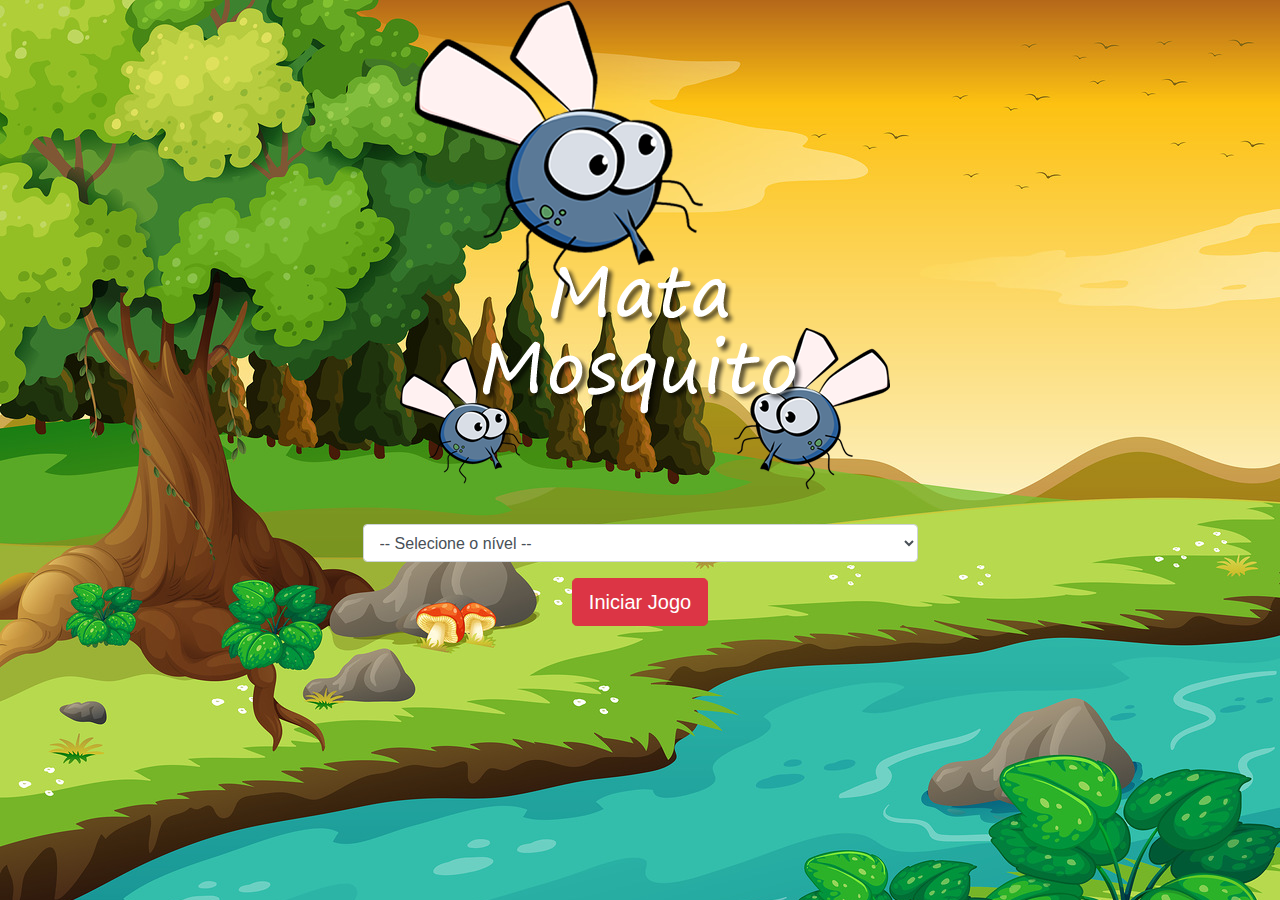
<file: index.html>
<!DOCTYPE html>
<html lang="pt-BR">
<head>
    <meta charset="UTF-8">
    <meta name="viewport" content="width=device-width, initial-scale=1.0">
    <title>Iniciar Jogo</title>

    <link rel="stylesheet" href="https://maxcdn.bootstrapcdn.com/bootstrap/4.0.0/css/bootstrap.min.css" 
    integrity="sha384-Gn5384xqQ1aoWXA+058RXPxPg6fy4IWvTNh0E263XmFcJlSAwiGgFAW/dAiS6JXm" crossorigin="anonymous">

    <link rel="stylesheet" href="estilo.css">

    <script>
        function iniciarJogo() {
            const nivel = document.getElementById('nivel').value;

            if (nivel === '') {
                alert('Selecione um nível para iniciar o jogo');
                return false;
            }

            window.location.href = `app.html?${nivel}`;
        }
    </script>
</head>
<body>

    <div class="container vh-100 d-flex flex-column justify-content-center align-items-center">
 
        <div class="mb-4">
            <img src="imagens/game.png" alt="Logo do Jogo" class="img-fluid" />
        </div>

        <div class="mb-3 w-50">
            <select class="form-control" id="nivel">
                <option value="">-- Selecione o nível --</option>
                <option value="normal">Normal</option>
                <option value="dificil">Difícil</option>
                <option value="chucknorris">Impossível</option>
            </select>
        </div>

        <button type="button" class="btn btn-danger btn-lg" onclick="iniciarJogo()">Iniciar Jogo</button>
    </div>

</body>
</html>
</file>
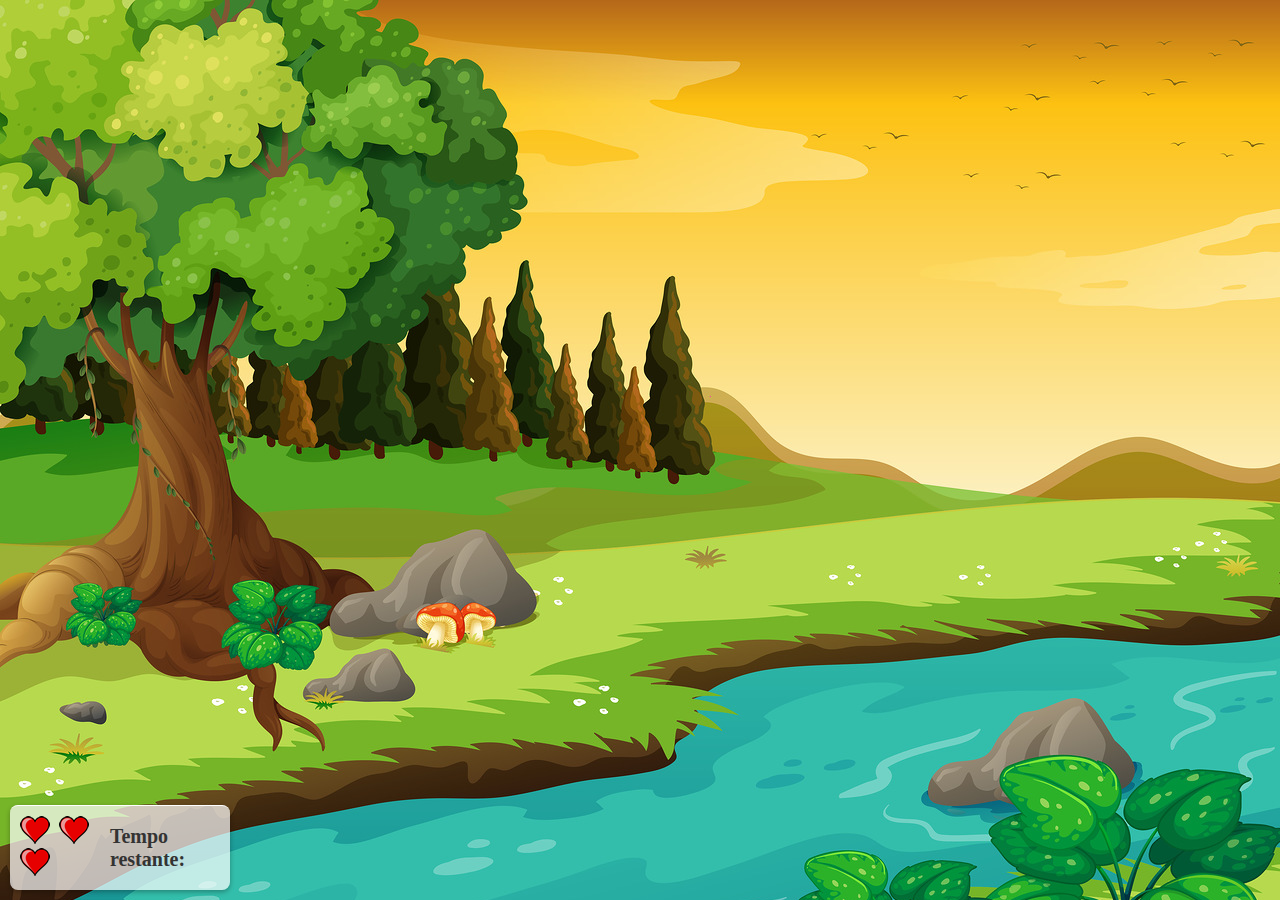
<file: app.html>
<!DOCTYPE html>
<html>
	<!DOCTYPE html>
<html lang="pt-BR">
<head>
    <meta charset="UTF-8">
    <meta name="viewport" content="width=device-width, initial-scale=1.0">
    <title>Jogo do Mosquito</title>
    <link rel="stylesheet" href="estilo.css">
    <script src="jogo.js" defer></script>
</head>
<body>

    <div class="painel">
        <div class="vidas">
            <img id="v1" src="imagens/coracao_cheio.png" alt="Vida 1" />
            <img id="v2" src="imagens/coracao_cheio.png" alt="Vida 2" />
            <img id="v3" src="imagens/coracao_cheio.png" alt="Vida 3" />
        </div>

        <div class="cronometro">Tempo restante: <span id="cronometro"></span></div>
    </div>

    <script>
        window.addEventListener('resize', ajustaTamanhoPalcoJogo);

        document.addEventListener('DOMContentLoaded', () => {
            document.getElementById('cronometro').textContent = tempo;

            let criaMosca = setInterval(() => { 
                posicaoRandomica();
            }, criaMosquitoTempo);
        });
    </script>

</body>
</html>
</file>
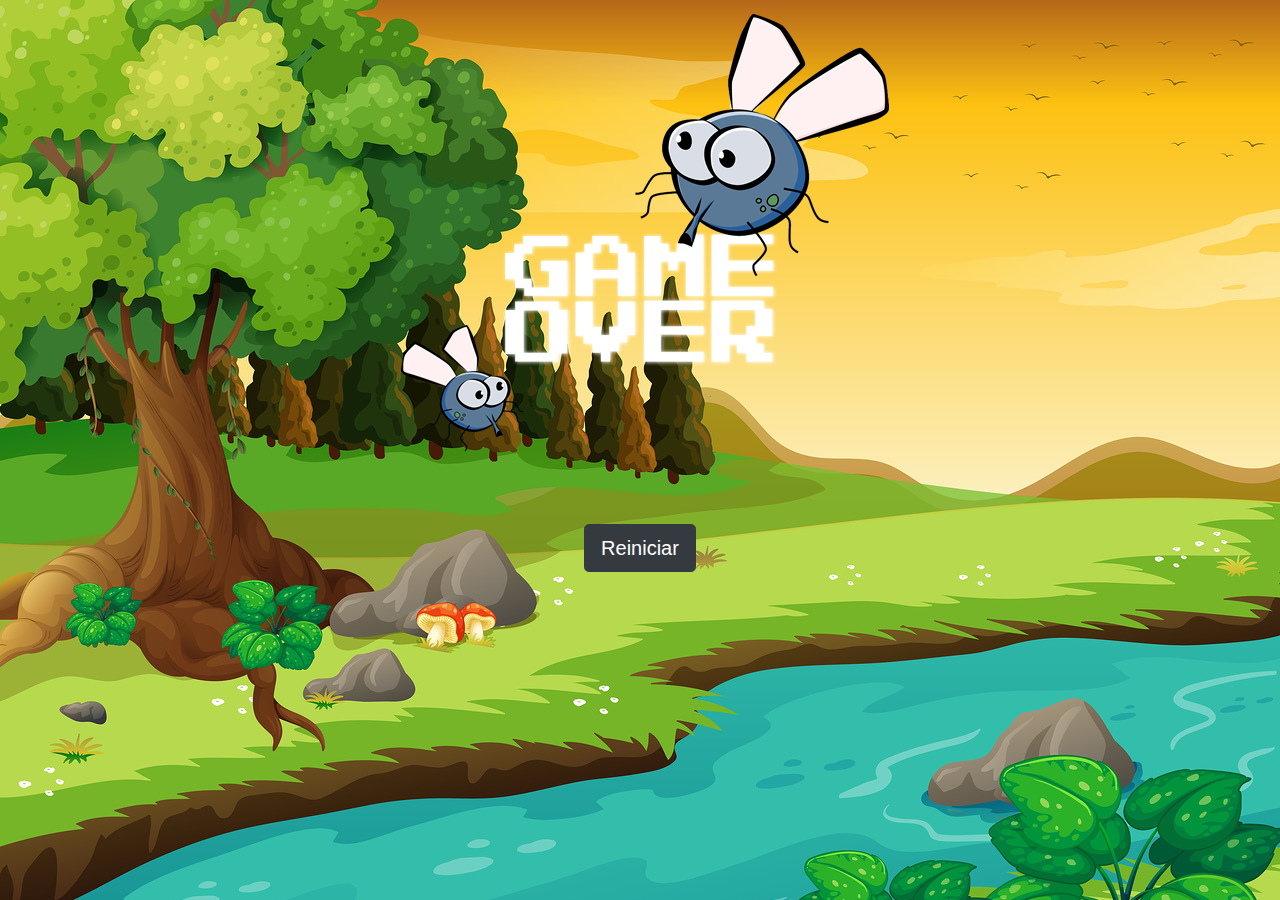
<file: fim_de_jogo.html>
<!DOCTYPE html>
<html lang="pt-BR">

<head>
	<meta charset="UTF-8">
	<meta name="viewport" content="width=device-width, initial-scale=1.0">
	<title>Game Over</title>

	<link rel="stylesheet" href="https://maxcdn.bootstrapcdn.com/bootstrap/4.0.0/css/bootstrap.min.css"
		integrity="sha384-Gn5384xqQ1aoWXA+058RXPxPg6fy4IWvTNh0E263XmFcJlSAwiGgFAW/dAiS6JXm" crossorigin="anonymous">

	<link rel="stylesheet" href="estilo.css">
</head>

<body>

	<div class="container vh-100 d-flex flex-column justify-content-center align-items-center">

		<img src="imagens/game_over.png" alt="Game Over" class="img-fluid mb-4" />


		<button type="button" class="btn btn-dark btn-lg"
			onclick="window.location.href = 'index.html'">Reiniciar</button>
	</div>

	<script src="https://code.jquery.com/jquery-3.2.1.slim.min.js"
		integrity="sha384-KJ3o2DKtIkvYIK3UENzmM7KCkRr/rE9/Qpg6aAZGJwFDMVNA/GpGFF93hXpG5KkN"
		crossorigin="anonymous"></script>
	<script src="https://cdnjs.cloudflare.com/ajax/libs/popper.js/1.12.9/umd/popper.min.js"
		integrity="sha384-ApNbgh9B+Y1QKtv3Rn7W3mgPxhU9E/ScQsAP7hUibX39j8qyzxmNSsrX/nPfJ7Jo"
		crossorigin="anonymous"></script>
	<script src="https://maxcdn.bootstrapcdn.com/bootstrap/4.0.0/js/bootstrap.min.js"
		integrity="sha384-JZR6Spejh4U02d8jOt6vLEHfe/JQGiRRSQQxSfFWpi1MquVdAyjUar5+76PVCmYl"
		crossorigin="anonymous"></script>
</body>

</html>
</file>
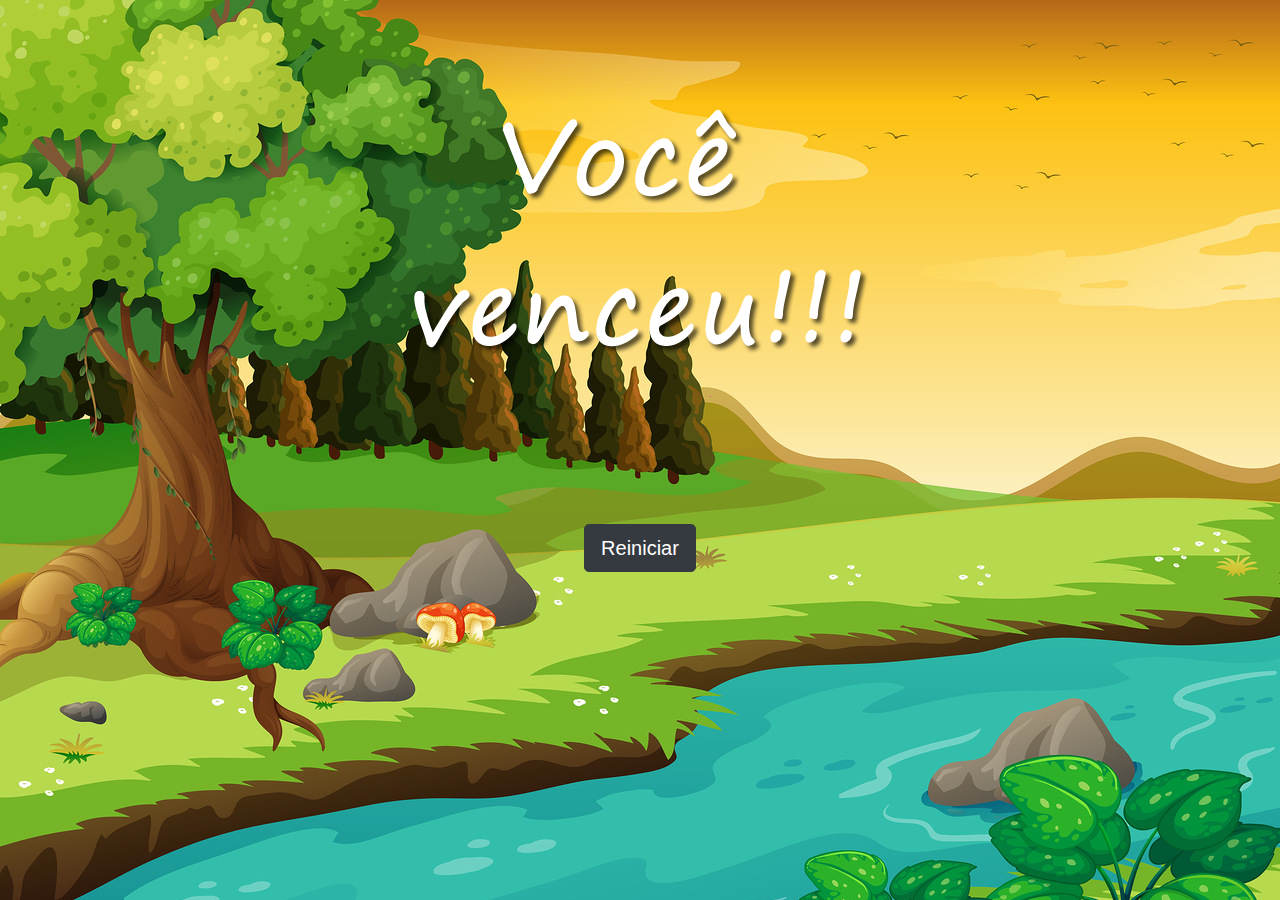
<file: vitoria.html>
<!DOCTYPE html>
<html lang="pt-BR">
<head>
    <meta charset="UTF-8">
    <meta name="viewport" content="width=device-width, initial-scale=1.0">
    <title>Vitória</title>

    <link rel="stylesheet" href="https://maxcdn.bootstrapcdn.com/bootstrap/4.0.0/css/bootstrap.min.css" 
    integrity="sha384-Gn5384xqQ1aoWXA+058RXPxPg6fy4IWvTNh0E263XmFcJlSAwiGgFAW/dAiS6JXm" crossorigin="anonymous">

    <link rel="stylesheet" href="estilo.css">
</head>
<body>

    <div class="container vh-100 d-flex flex-column justify-content-center align-items-center">

        <img src="imagens/vitoria.png" alt="Vitória" class="img-fluid mb-4" />

        <button type="button" class="btn btn-dark btn-lg" onclick="window.location.href = 'index.html'">Reiniciar</button>
    </div>

</body>
</html>
</file>
<file: estilo.css>
html {
    cursor: url(imagens/mata_mosquito.png) 30 30, auto;
}

body {
    background-image: url(imagens/bg.jpg);
    background-repeat: no-repeat;
    background-size: cover;
    margin: 0;
    padding: 0;
}

/* Tamanhos dos mosquitos */
.mosquito1 {
    width: 50px;
    height: 50px;
}

.mosquito2 {
    width: 70px;
    height: 70px;
}

.mosquito3 {
    width: 90px;
    height: 90px;
}

/* Direção dos mosquitos */
.ladoA {
    transform: scaleX(1);
}

.ladoB {
    transform: scaleX(-1);
}

/* Painel de informações (vidas e cronômetro) */
.painel {
    position: absolute;
    width: 200px;
    padding: 10px;
    left: 10px; 
    bottom: 10px;
    border-top: solid 1px #fff;
    background-color: rgba(255, 255, 255, 0.7);
    display: flex;
    justify-content: space-between;
    align-items: center;
    border-radius: 8px;
    box-shadow: 0 2px 5px rgba(0, 0, 0, 0.3);
}

/* Estilos para as vidas */
.vidas img {
    margin-right: 5px;
}

/* Estilos para o cronômetro */
.cronometro {
    font-size: 20px;
    font-weight: bold;
    color: #333;
}
</file>
